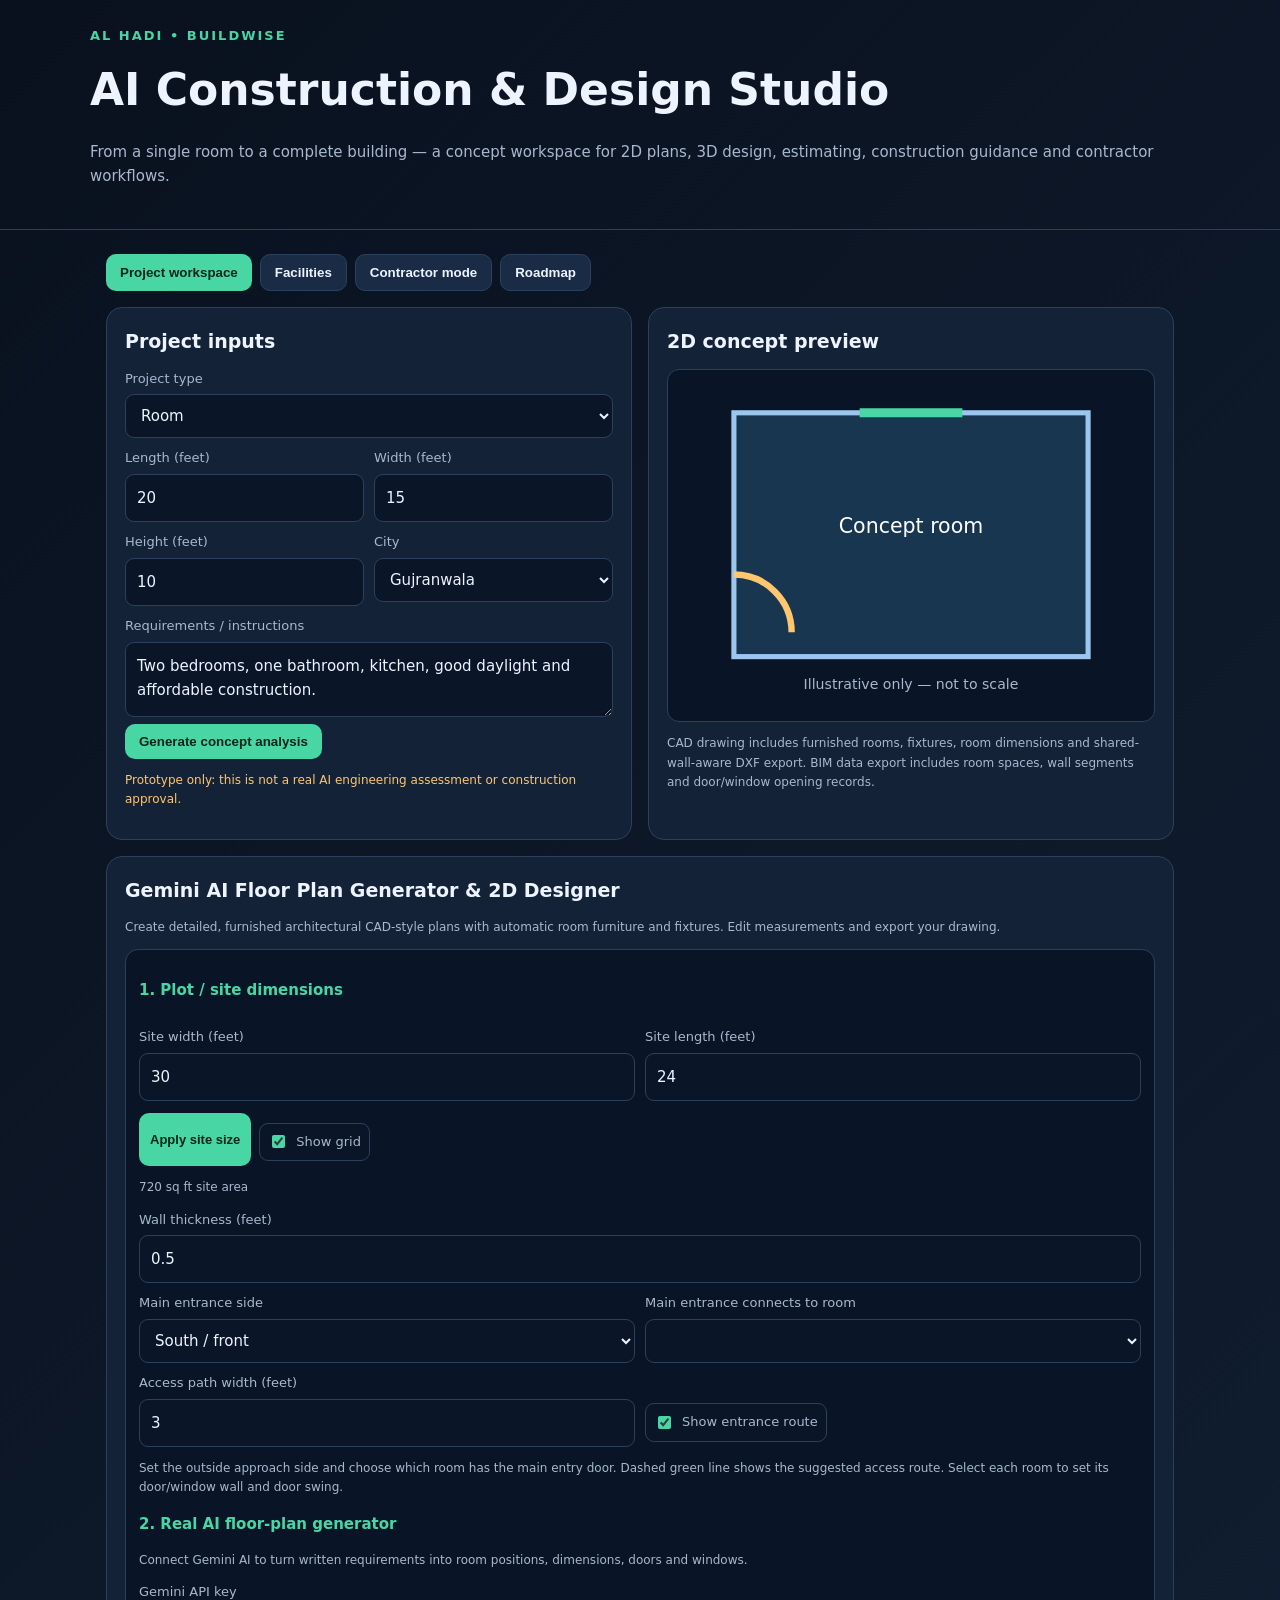
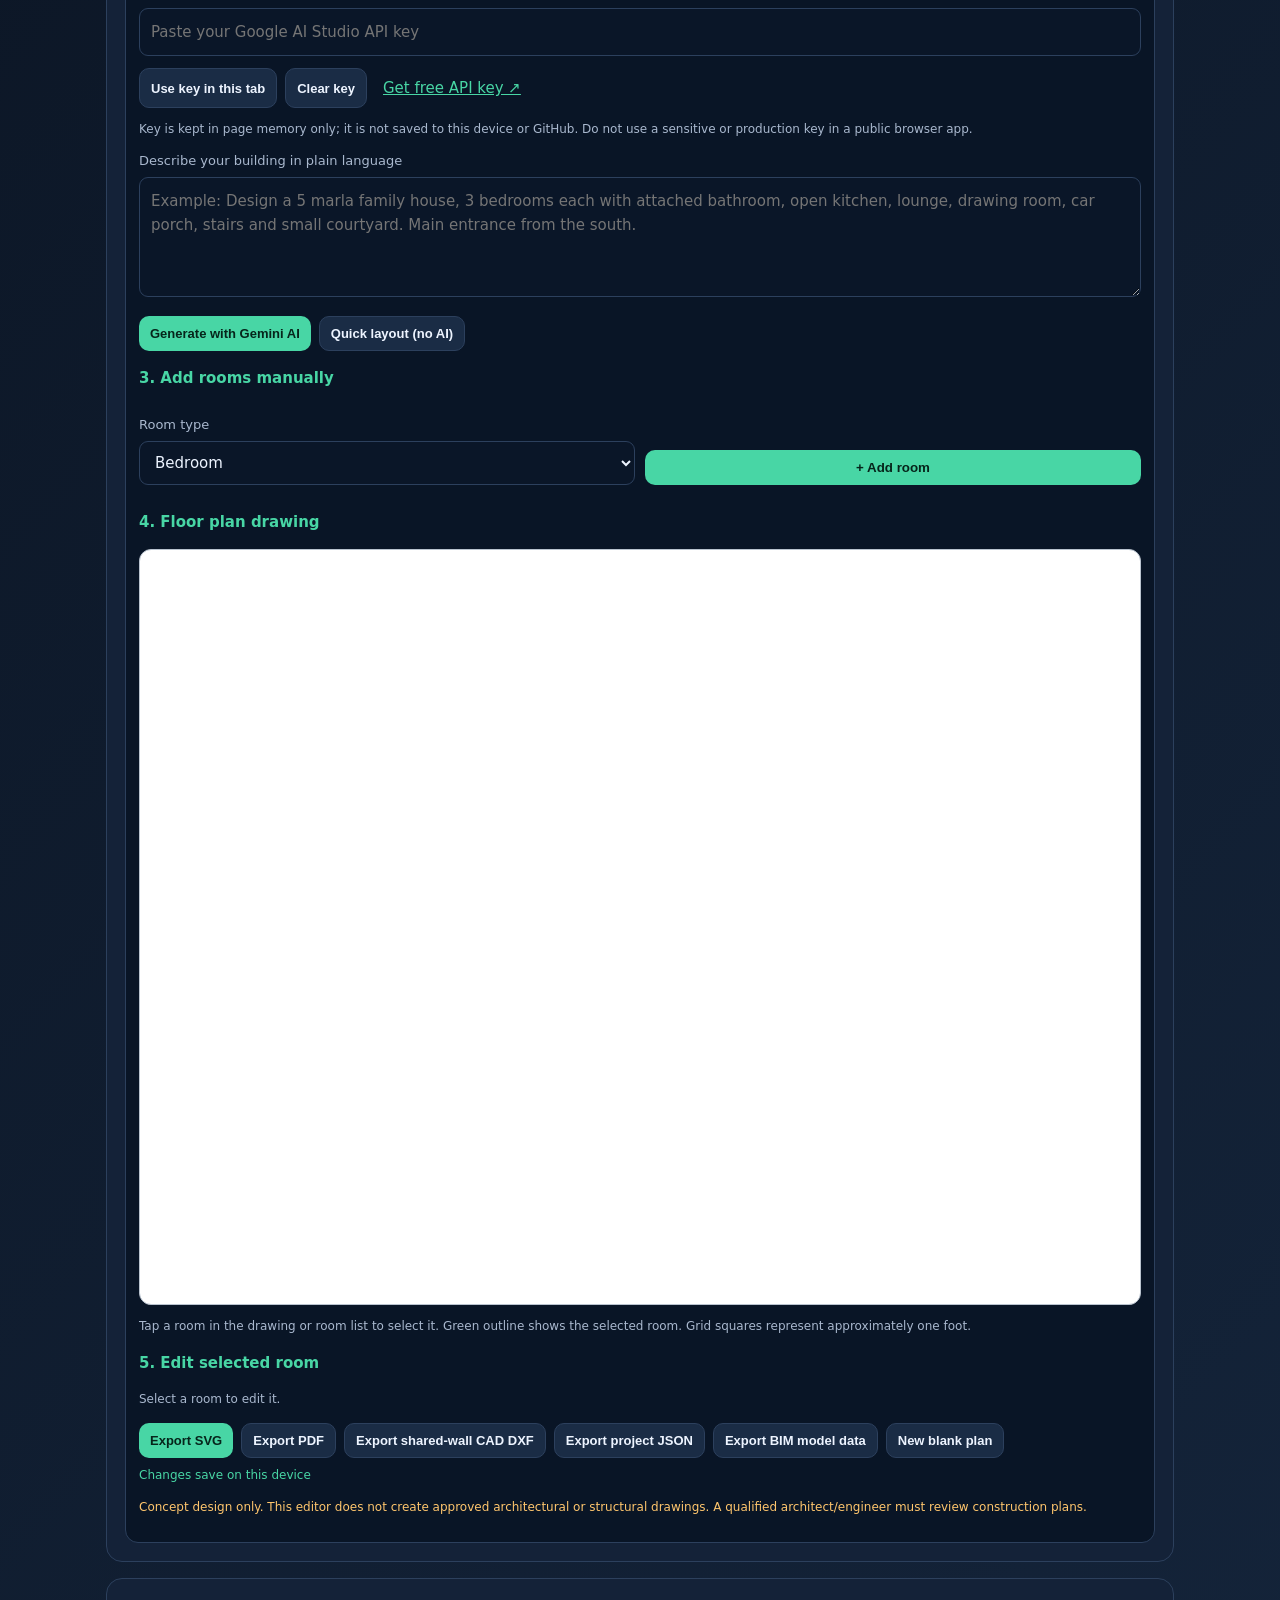
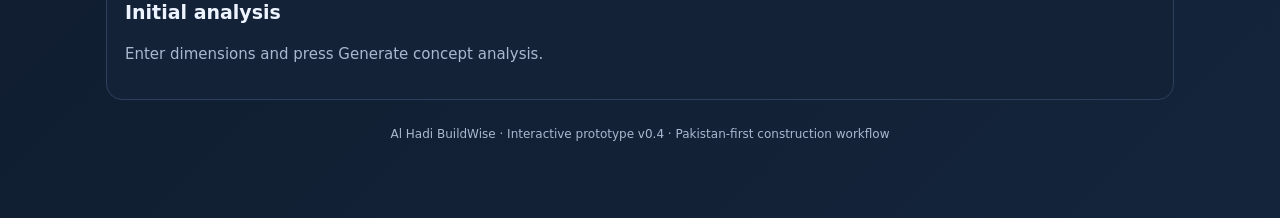
<file: index.html>
<!doctype html>
<html lang="en"><head><meta charset="utf-8"><meta name="viewport" content="width=device-width,initial-scale=1"><title>Al Hadi BuildWise</title><meta name="theme-color" content="#0a1220"><link rel="manifest" href="manifest.webmanifest">
<style>
:root{--bg:#0a1220;--card:#142238;--line:#2c405d;--txt:#edf4ff;--muted:#a9b8ce;--green:#48d6a5;--gold:#ffc66d}
*{box-sizing:border-box}body{margin:0;background:linear-gradient(135deg,#09111e,#14243a);color:var(--txt);font:15px/1.6 system-ui,Arial,sans-serif}header{padding:26px max(18px,calc((100% - 1100px)/2));border-bottom:1px solid var(--line)}.brand{color:var(--green);font-weight:800;letter-spacing:2px;font-size:13px}h1{font-size:clamp(28px,5vw,44px);margin:8px 0}.muted{color:var(--muted)}main{max-width:1100px;margin:24px auto;padding:0 16px 50px}.tabs{display:flex;gap:8px;flex-wrap:wrap;margin-bottom:16px}button{background:#1a2c45;border:1px solid var(--line);color:var(--txt);border-radius:10px;padding:10px 14px;font-weight:700;cursor:pointer}.tabs button.active,.primary{background:var(--green);color:#06251b;border:0}.grid{display:grid;grid-template-columns:1fr 1fr;gap:16px}.card{background:var(--card);border:1px solid var(--line);border-radius:16px;padding:18px;margin-bottom:16px}h2{font-size:19px;margin:0 0 12px}h3{font-size:15px;color:var(--green)}label{display:block;color:var(--muted);font-size:13px;margin:10px 0 5px}input,select,textarea{width:100%;padding:11px;background:#0a1628;border:1px solid var(--line);border-radius:9px;color:var(--txt);font:inherit}.row{display:grid;grid-template-columns:1fr 1fr;gap:10px}textarea{min-height:75px}.stats{display:grid;grid-template-columns:repeat(3,1fr);gap:8px}.stats div{padding:10px;background:#0a1628;border:1px solid var(--line);border-radius:9px}.stats b{display:block;color:var(--green);font-size:20px}.result{padding:12px;border-left:3px solid var(--green);background:#102b3b;border-radius:8px;margin:10px 0}.warn{border-color:var(--gold);background:#302719}.plan{background:#091526;border:1px solid var(--line);border-radius:12px;padding:12px}svg{width:100%;height:auto}.hidden{display:none}.tiles{display:grid;grid-template-columns:repeat(2,1fr);gap:9px}.tiles div{padding:12px;background:#0a1628;border:1px solid var(--line);border-radius:9px}.small{font-size:12px}.notice{font-size:12px;color:var(--gold)}footer{text-align:center;color:var(--muted);font-size:12px;margin-top:25px}@media(max-width:720px){.grid{grid-template-columns:1fr}.row{grid-template-columns:1fr}.stats{grid-template-columns:1fr 1fr}}

/* Interactive floor-plan editor */
.fp-shell{background:#091526;border:1px solid var(--line);border-radius:13px;padding:13px}
.fp-tools{display:grid;grid-template-columns:1fr 1fr;gap:10px}
.fp-toolbar{display:flex;gap:8px;flex-wrap:wrap;margin:12px 0}
.fp-toolbar button,.fp-room-chip{font-size:13px;padding:9px 11px}
.fp-canvas{background:#fff;border:1px solid #b9c3cf;border-radius:12px;padding:8px;overflow:auto}
#fpDrawing{display:block;width:100%;height:auto;min-height:230px;touch-action:pan-y}
.fp-room-list{display:flex;gap:7px;flex-wrap:wrap;margin:10px 0}
.fp-room-chip{background:#0b192b;border:1px solid var(--line)}
.fp-room-chip.selected{border-color:var(--green);color:var(--green)}
.fp-room-chip small{color:var(--muted);margin-left:5px}
.fp-check{display:flex;align-items:center;gap:8px;background:#0a1628;border:1px solid var(--line);border-radius:9px;padding:8px}
.fp-check input{width:auto;accent-color:var(--green)}
.fp-danger{background:#40252b;border-color:#79404a;color:#ffdce0;margin-top:10px}
.fp-help{font-size:12px;color:var(--muted)}
#fpStatus{color:var(--green);font-size:12px}.fp-table-wrap{overflow-x:auto}.fp-schedule{border-collapse:collapse;min-width:850px;width:100%;font-size:12px}.fp-schedule th,.fp-schedule td{border:1px solid var(--line);padding:7px;text-align:left}.fp-schedule th{background:#132840;color:#48d6a5}.fp-stats{display:flex;gap:8px;flex-wrap:wrap;margin-top:10px}.fp-stats span{padding:8px;background:#0a1628;border:1px solid var(--line);border-radius:8px;font-size:12px}.fp-stats b{color:#48d6a5}.fp-schedules{margin-top:14px}
@media(max-width:600px){.fp-tools{grid-template-columns:1fr}.fp-canvas{padding:4px}#fpDrawing{min-height:200px}}

</style></head><body>
<header><div class="brand">AL HADI • BUILDWISE</div><h1>AI Construction & Design Studio</h1><p class="muted">From a single room to a complete building — a concept workspace for 2D plans, 3D design, estimating, construction guidance and contractor workflows.</p></header>
<main><nav class="tabs"><button class="active" onclick="tab('workspace',this)">Project workspace</button><button onclick="tab('features',this)">Facilities</button><button onclick="tab('contractor',this)">Contractor mode</button><button onclick="tab('roadmap',this)">Roadmap</button></nav>
<section id="workspace"><div class="grid"><div class="card"><h2>Project inputs</h2><label>Project type</label><select id="kind"><option>Room</option><option>Shop</option><option>House</option><option>Office</option><option>Commercial building</option></select><div class="row"><div><label>Length (feet)</label><input id="l" type="number" min="1" value="20"></div><div><label>Width (feet)</label><input id="w" type="number" min="1" value="15"></div></div><div class="row"><div><label>Height (feet)</label><input id="h" type="number" min="1" value="10"></div><div><label>City</label><select id="city"><option>Gujranwala</option><option>Sialkot</option><option>Lahore</option><option>Islamabad</option><option>Karachi</option><option>Other Pakistan city</option></select></div></div><label>Requirements / instructions</label><textarea id="needs">Two bedrooms, one bathroom, kitchen, good daylight and affordable construction.</textarea><button class="primary" id="analyseBtn" type="button">Generate concept analysis</button><p class="notice">Prototype only: this is not a real AI engineering assessment or construction approval.</p></div>
<div class="card"><h2>2D concept preview</h2><div class="plan"><svg viewBox="0 0 360 250"><rect x="42" y="24" width="276" height="190" fill="#193650" stroke="#9cc6ed" stroke-width="4"/><path d="M42 150 A45 45 0 0 1 87 195" fill="none" stroke="#ffc66d" stroke-width="5"/><path d="M140 24 H220" stroke="#48d6a5" stroke-width="7"/><text x="180" y="118" fill="white" text-anchor="middle" font-size="16">Concept room</text><text x="180" y="239" fill="#a9b8ce" text-anchor="middle" font-size="11">Illustrative only — not to scale</text></svg></div><p class="muted small">CAD drawing includes furnished rooms, fixtures, room dimensions and shared-wall-aware DXF export. BIM data export includes room spaces, wall segments and door/window opening records.</p></div></div>

<div class="card" id="floorplanEditor">
  <h2>Gemini AI Floor Plan Generator & 2D Designer</h2>
  <p class="muted small">Create detailed, furnished architectural CAD-style plans with automatic room furniture and fixtures. Edit measurements and export your drawing.</p>
  <div class="fp-shell">
    <h3>1. Plot / site dimensions</h3>
    <div class="fp-tools">
      <div><label>Site width (feet)</label><input id="fpSiteW" type="number" min="5" max="200" value="30"></div>
      <div><label>Site length (feet)</label><input id="fpSiteH" type="number" min="5" max="200" value="24"></div>
    </div>
    <div class="fp-toolbar">
      <button type="button" class="primary" id="fpSiteApply">Apply site size</button>
      <label class="fp-check"><input type="checkbox" id="fpGridToggle" checked> Show grid</label>
    </div>
    <p id="fpArea" class="muted small">720 sq ft site area</p>
    <div><label>Wall thickness (feet)</label><input id="fpWallThickness" type="number" min="0.1" max="1.5" step="0.05" value="0.5"></div>
    <div class="fp-tools">
      <div><label>Main entrance side</label><select id="fpEntranceSide"><option value="south">South / front</option><option value="north">North / back</option><option value="east">East / right</option><option value="west">West / left</option></select></div>
      <div><label>Main entrance connects to room</label><select id="fpEntryRoom"></select></div>
    </div>
    <div class="fp-tools">
      <div><label>Access path width (feet)</label><input id="fpRouteWidth" type="number" min="2" max="8" step=".5" value="3"></div>
      <div style="display:flex;align-items:end"><label class="fp-check"><input id="fpShowRoute" type="checkbox" checked> Show entrance route</label></div>
    </div>
    <p class="fp-help">Set the outside approach side and choose which room has the main entry door. Dashed green line shows the suggested access route. Select each room to set its door/window wall and door swing.</p>
    <h3>2. Real AI floor-plan generator</h3>
    <p class="fp-help">Connect Gemini AI to turn written requirements into room positions, dimensions, doors and windows.</p>
    <label for="fpGeminiKey">Gemini API key</label>
    <input id="fpGeminiKey" type="password" autocomplete="off" placeholder="Paste your Google AI Studio API key">
    <div class="fp-toolbar"><button type="button" id="fpGeminiKeySave">Use key in this tab</button><button type="button" id="fpGeminiKeyClear">Clear key</button><a href="https://aistudio.google.com/app/apikey" target="_blank" rel="noopener" style="color:#48d6a5;padding:8px">Get free API key ↗</a></div>
    <p id="fpGeminiKeyStatus" class="fp-help">Key is kept in page memory only; it is not saved to this device or GitHub. Do not use a sensitive or production key in a public browser app.</p>
    <label for="fpAiBrief">Describe your building in plain language</label>
    <textarea id="fpAiBrief" rows="4" placeholder="Example: Design a 5 marla family house, 3 bedrooms each with attached bathroom, open kitchen, lounge, drawing room, car porch, stairs and small courtyard. Main entrance from the south."></textarea>
    <div class="fp-toolbar"><button type="button" class="primary" id="fpAiRealGenerate">Generate with Gemini AI</button><button type="button" id="fpAiGenerate">Quick layout (no AI)</button></div>
    <div id="fpAiResult" aria-live="polite"></div>
    <h3>3. Add rooms manually</h3>
    <div class="fp-tools">
      <div><label>Room type</label><select id="fpRoomType"><option>Bedroom</option><option>Master bedroom</option><option>Lounge</option><option>Kitchen</option><option>Bathroom</option><option>Dining room</option><option>Drawing room</option><option>Store</option><option>Office</option><option>Shop</option></select></div>
      <div style="display:flex;align-items:end"><button type="button" class="primary" id="fpAddRoom" style="width:100%">+ Add room</button></div>
    </div>
    <div class="fp-room-list" id="fpRoomList"></div>
    <h3>4. Floor plan drawing</h3>
    <div class="fp-canvas"><svg id="fpDrawing" role="img" aria-label="Interactive floor plan drawing" viewBox="0 0 800 600"></svg></div>
    <p class="fp-help">Tap a room in the drawing or room list to select it. Green outline shows the selected room. Grid squares represent approximately one foot.</p>
    <h3>5. Edit selected room</h3>
    <div id="fpInspector"><p class="muted small">Select a room to edit it.</p></div>
    <div id="fpWarnings"></div>
    <div id="fpSchedules" class="fp-schedules"></div>
    <div class="fp-toolbar">
      <button type="button" class="primary" id="fpExport">Export SVG</button>
      <button type="button" id="fpExportPdf">Export PDF</button>
      <button type="button" id="fpExportDxf">Export shared-wall CAD DXF</button>
      <button type="button" id="fpExportJson">Export project JSON</button>
      <button type="button" id="fpExportBim">Export BIM model data</button>
      <button type="button" id="fpReset">New blank plan</button>
      <span id="fpStatus">Changes save on this device</span>
    </div>
    <p class="notice">Concept design only. This editor does not create approved architectural or structural drawings. A qualified architect/engineer must review construction plans.</p>
  </div>
</div>

<div class="card" id="analysis"><h2>Initial analysis</h2><p class="muted">Enter dimensions and press Generate concept analysis.</p></div></section>
<section id="features" class="hidden"><div class="card"><h2>Planned platform facilities</h2><div class="tiles"><div><b>2D CAD</b><br><span class="muted small">Plans, elevations, sections, dimensions and scales</span></div><div><b>3D modeling</b><br><span class="muted small">Walls, openings, materials and walkthroughs</span></div><div><b>AI image assistant</b><br><span class="muted small">Interpret site photos; verify dimensions on site</span></div><div><b>Electrical planning</b><br><span class="muted small">Lighting, switches, load and wiring routes</span></div><div><b>Plumbing planning</b><br><span class="muted small">Water supply, drainage and sanitary layout</span></div><div><b>Material estimator</b><br><span class="muted small">Bricks, cement, steel, sand, aggregate and tiles</span></div><div><b>Pakistan cost engine</b><br><span class="muted small">City/date/quality based supplier quotations</span></div><div><b>Safety & compliance</b><br><span class="muted small">Risk checklist and local code references</span></div><div><b>Contractor workspace</b><br><span class="muted small">BOQ, labor, schedule, site progress and approvals</span></div><div><b>Export center</b><br><span class="muted small">PDF, DXF, IFC, STEP and supported 3D formats</span></div></div></div></section>
<section id="contractor" class="hidden"><div class="card"><h2>Contractor workspace</h2><ol><li>Create a client project and record verified site measurements.</li><li>Generate concept layouts and compare design alternatives.</li><li>Send structural and technical items for licensed professional review.</li><li>Prepare BOQ, material estimate, labor and project schedule.</li><li>Record site photos, expenses, daily progress and variations.</li><li>Share client reports and final handover documents.</li></ol></div></section>
<section id="roadmap" class="hidden"><div class="card"><h2>Initial 3–4 month MVP roadmap</h2><p><b>Weeks 1–2:</b> requirements, data model, dimensions, units and scale.</p><p><b>Weeks 3–5:</b> editable 2D plans and PDF/DXF export.</p><p><b>Weeks 6–8:</b> basic 3D walls, doors, windows and camera view.</p><p><b>Weeks 9–10:</b> starter BOQ and dated city-wise Pakistan price data.</p><p><b>Weeks 11–12:</b> AI assistant, photo workflow, safety checklist and contractor dashboard.</p><p><b>Weeks 13–16:</b> testing, feedback, fixes and pilot.</p><div class="result warn">This is an MVP plan, not a promise that a complete professional architecture, structural and mechanical CAD suite can be finished in four months.</div></div><div class="card"><h2>Safety rules</h2><ul><li>AI must not approve foundations, columns, beams or load-bearing walls without a qualified structural engineer.</li><li>Underground wiring and plumbing require site survey and applicable local standards.</li><li>Show material prices with date, city, quality and supplier source; never invent live rates.</li><li>Final structural, electrical, fire and building-code approval must come from qualified professionals.</li></ul></div></section>
<footer>Al Hadi BuildWise · Interactive prototype v0.4 · Pakistan-first construction workflow</footer></main>
<script>
(function(){
  function byId(id){return document.getElementById(id);}
  function safeText(value){return String(value).replace(/[&<>"]/g,function(c){return {"&":"&amp;","<":"&lt;",">":"&gt;",'"':"&quot;"}[c];});}
  function showAnalysis(){
    var length=Number(byId('l').value), width=Number(byId('w').value), height=Number(byId('h').value);
    var output=byId('analysis');
    if(!Number.isFinite(length)||!Number.isFinite(width)||!Number.isFinite(height)||length<=0||width<=0||height<=0){
      output.innerHTML='<h2>Initial analysis</h2><div class="result warn">Please enter valid dimensions greater than zero.</div>';
      output.scrollIntoView({behavior:'smooth',block:'nearest'});return;
    }
    var area=length*width;
    output.innerHTML='<h2>Initial concept analysis</h2>'+
      '<div class="stats"><div><b>'+area.toFixed(1)+' ft²</b><span class="small">Floor area</span></div>'+
      '<div><b>'+(area/10.7639).toFixed(2)+' m²</b><span class="small">Square meters</span></div>'+
      '<div><b>'+height+' ft</b><span class="small">Height</span></div></div>'+
      '<div class="result"><b>Project:</b> '+safeText(byId('kind').value)+' · <b>City:</b> '+safeText(byId('city').value)+
      '<br><b>Dimensions:</b> '+length+' × '+width+' × '+height+' ft</div>'+
      '<div class="result"><b>Preliminary checks</b><ul><li>Plan doors and windows for daylight and ventilation.</li>'+
      '<li>Plan plumbing and drainage routes before construction.</li><li>Have electrical load, earthing and protection designed by a qualified electrician or engineer.</li>'+
      '<li>Get a site-specific soil and structural assessment before sizing foundations, columns or beams.</li></ul></div>'+
      '<div class="result warn"><b>Important:</b> This is a basic area calculator and generic checklist, not an AI-generated engineering report, code-compliance certificate or permission to build.</div>'+
      '<p><b>Requirements:</b> '+safeText(byId('needs').value)+'</p>';
    output.scrollIntoView({behavior:'smooth',block:'nearest'});
  }
  function showTab(id,button){
    document.querySelectorAll('main section').forEach(function(section){section.classList.add('hidden');});
    var target=byId(id);if(target)target.classList.remove('hidden');
    document.querySelectorAll('.tabs button').forEach(function(item){item.classList.remove('active');});
    if(button)button.classList.add('active');
  }
  document.addEventListener('DOMContentLoaded',function(){
    var analyseButton=byId('analyseBtn');
    if(analyseButton)analyseButton.addEventListener('click',showAnalysis);
    var tabButtons=document.querySelectorAll('.tabs button');
    var tabIds=['workspace','features','contractor','roadmap'];
    tabButtons.forEach(function(button,index){button.addEventListener('click',function(){showTab(tabIds[index],button);});});
  });
})();
</script><script src="floorplan.js" defer></script><script>if("serviceWorker" in navigator){window.addEventListener("load",function(){navigator.serviceWorker.register("./sw.js").catch(function(){ });});}</script></body></html>
</file>
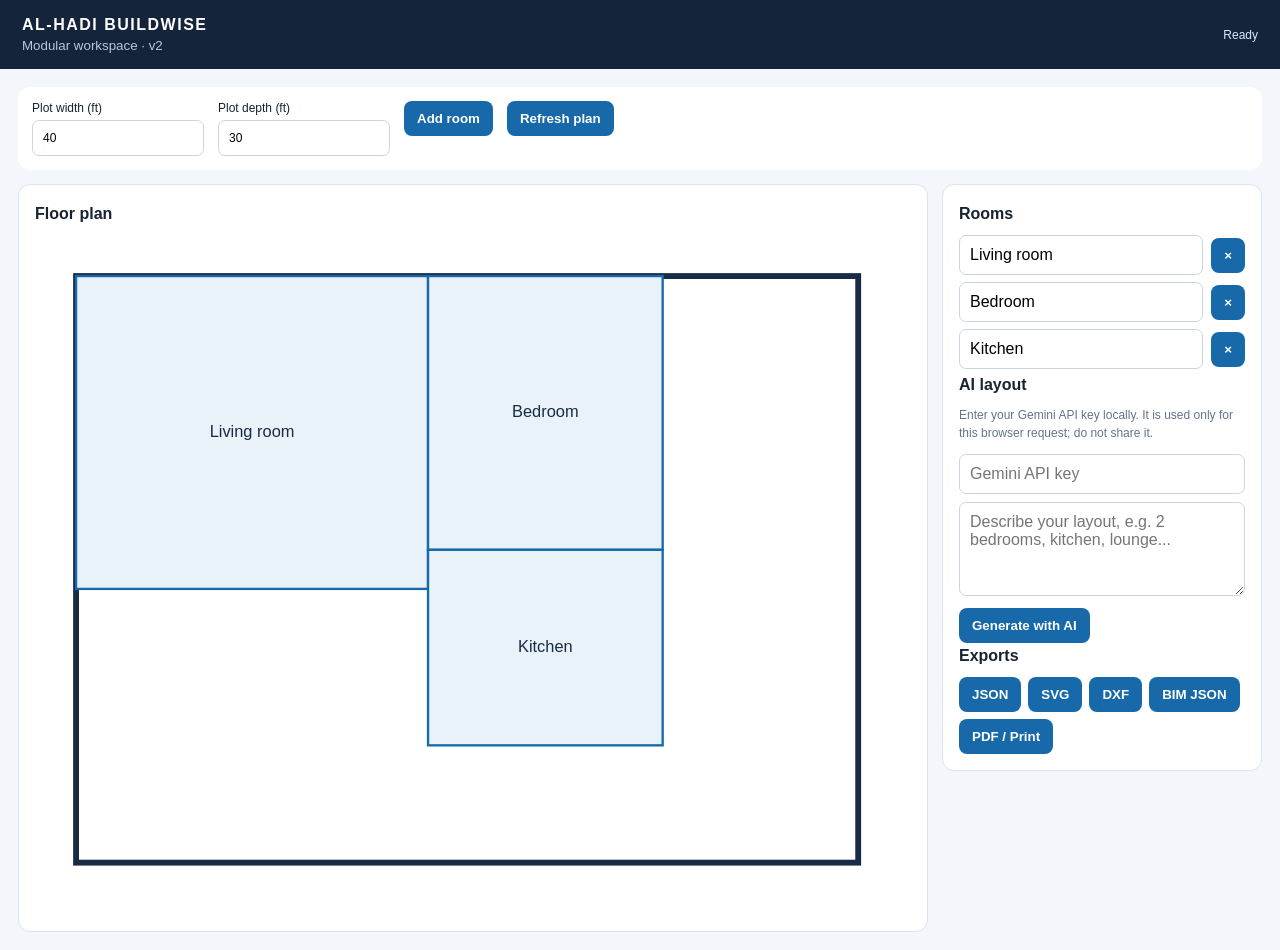
<file: app-v2.html>
<!doctype html>
<html lang="en">
<head>
<meta charset="utf-8"><meta name="viewport" content="width=device-width,initial-scale=1">
<title>Al-Hadi BuildWise — Modular v2</title>
<link rel="stylesheet" href="styles/app-v2.css">
</head>
<body>
<header><div><strong>AL-HADI BUILDWISE</strong><small>Modular workspace · v2</small></div><span id="status">Ready</span></header>
<main>
<section class="toolbar">
<label>Plot width (ft)<input id="plotWidth" type="number" min="5" value="40"></label>
<label>Plot depth (ft)<input id="plotDepth" type="number" min="5" value="30"></label>
<button id="newRoom">Add room</button><button id="drawPlan">Refresh plan</button>
</section>
<section class="workspace">
<div class="panel"><h2>Floor plan</h2><div id="canvasWrap"><svg id="plan" role="img" aria-label="Floor plan preview" viewBox="0 0 800 600"></svg></div></div>
<aside class="panel"><h2>Rooms</h2><div id="roomList"></div><h2>AI layout</h2><p class="hint">Enter your Gemini API key locally. It is used only for this browser request; do not share it.</p>
<input id="apiKey" type="password" autocomplete="off" placeholder="Gemini API key">
<textarea id="aiPrompt" rows="4" placeholder="Describe your layout, e.g. 2 bedrooms, kitchen, lounge..."></textarea>
<button id="generateAI">Generate with AI</button>
<h2>Exports</h2><div class="exports"><button data-export="json">JSON</button><button data-export="svg">SVG</button><button data-export="dxf">DXF</button><button data-export="bim">BIM JSON</button><button data-export="pdf">PDF / Print</button></div>
</aside></section>
</main>
<script src="core/state-v2.js"></script><script src="editor/drawing-v2.js"></script><script src="exports/exporters-v2.js"></script><script src="ai/gemini-v2.js"></script><script src="core/app-v2.js"></script>
</body></html>
</file>
<file: styles/app-v2.css>
:root{font-family:Arial,sans-serif;color:#182230;background:#f3f6fa}*{box-sizing:border-box}body{margin:0}header{background:#14243a;color:white;padding:16px 22px;display:flex;justify-content:space-between;align-items:center}header strong{letter-spacing:1.5px}header small{display:block;color:#b8c8dc;margin-top:4px}main{max-width:1400px;margin:auto;padding:18px}.toolbar,.workspace{display:flex;gap:14px;align-items:flex-start}.toolbar{background:white;padding:14px;border-radius:12px;margin-bottom:14px;flex-wrap:wrap}.toolbar label{display:grid;gap:5px;font-size:12px}.workspace>.panel:first-child{flex:1;min-width:0}.panel{background:white;border:1px solid #dce4ed;border-radius:12px;padding:16px}.workspace aside{width:320px;max-width:100%}h2{font-size:16px;margin:4px 0 12px}button{border:0;border-radius:8px;background:#1769aa;color:white;padding:10px 13px;cursor:pointer;font-weight:600}button:hover{filter:brightness(.94)}input,textarea{width:100%;padding:10px;border:1px solid #cbd5e1;border-radius:7px;font:inherit}textarea{resize:vertical;margin:8px 0}#canvasWrap{width:100%;overflow:auto;background:#fff}#plan{width:100%;min-width:320px;height:auto;display:block}.room-row{display:flex;gap:8px;align-items:center;margin:7px 0}.room-row input{min-width:0}.exports{display:flex;gap:7px;flex-wrap:wrap}.hint{font-size:12px;color:#64748b;line-height:1.5}#status{font-size:12px;color:#d8eaff}@media(max-width:800px){.workspace{flex-direction:column}.workspace aside{width:100%}.toolbar{align-items:stretch}.toolbar label{flex:1 1 110px}}
</file>
